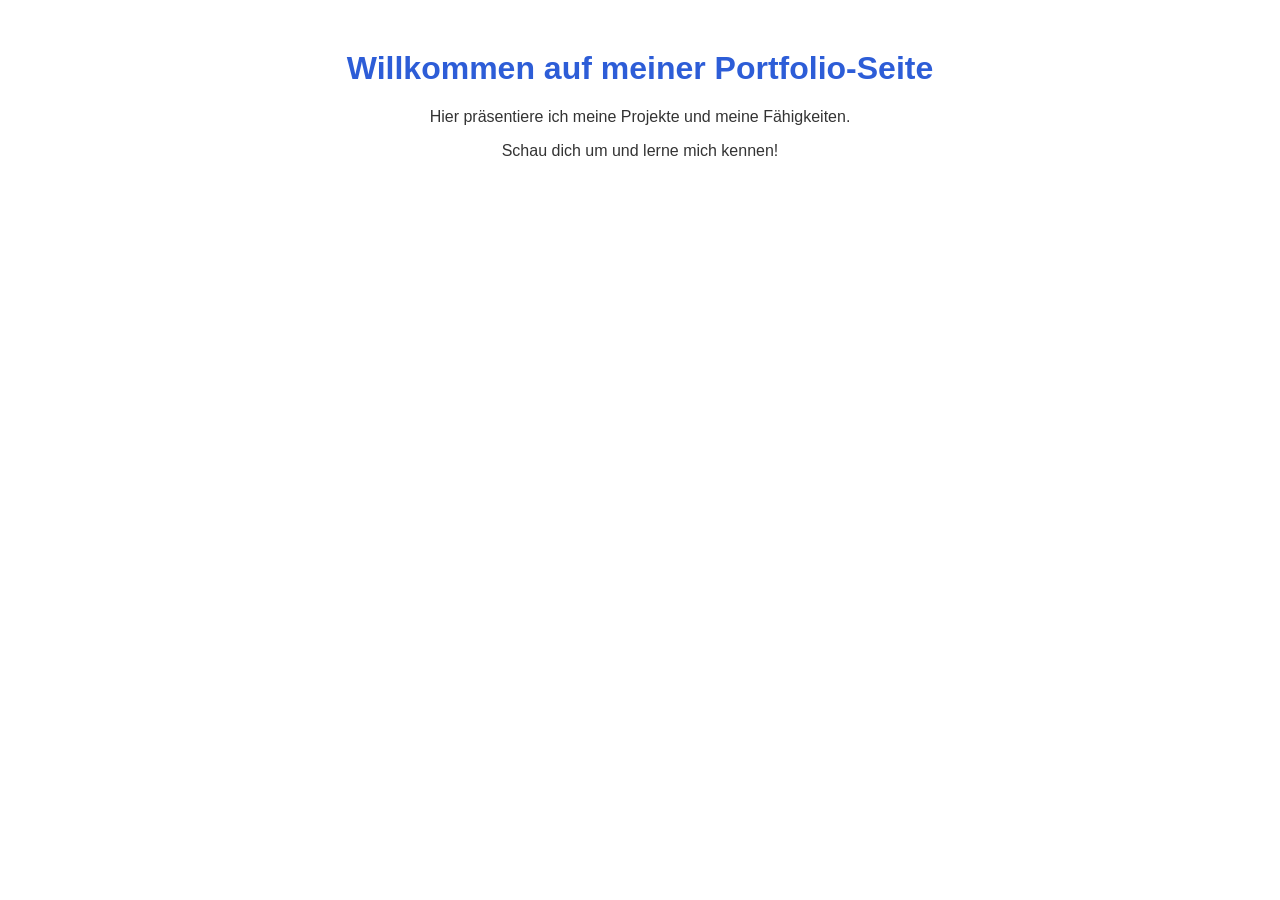
<file: index.html>
<!DOCTYPE html>
<html lang="de">
<head>
    <meta charset="UTF-8">
    <meta name="viewport" content="width=device-width, initial-scale=1.0">
    <title>Simone Heinrich - Portfolio</title>
    <style>
        body { font-family: Arial, sans-serif; text-align: center; margin: 50px; }
        h1 { color: #2d5dd7; }
        p { color: #333; }
    </style>
</head>
<body>
    <h1>Willkommen auf meiner Portfolio-Seite</h1>
    <p>Hier präsentiere ich meine Projekte und meine Fähigkeiten.</p>
    <p>Schau dich um und lerne mich kennen!</p>
</body>
</html>
</file>
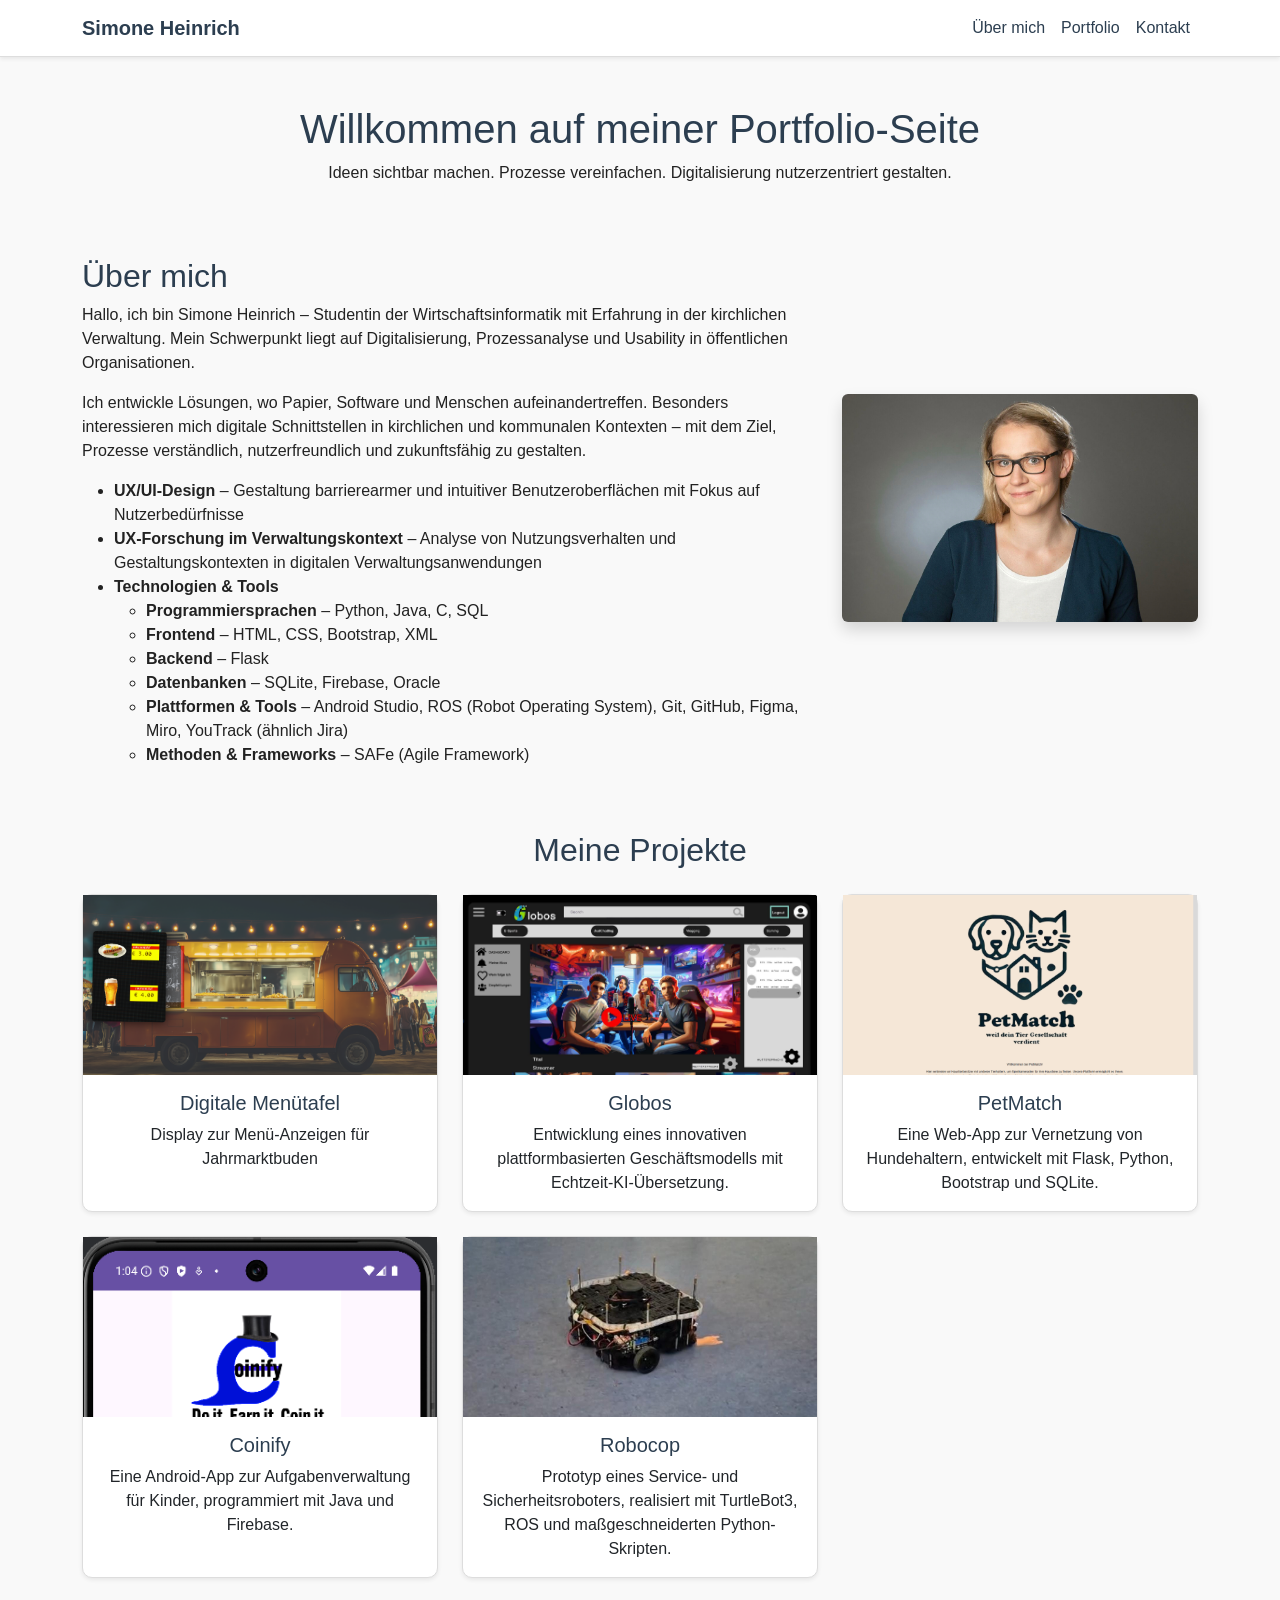
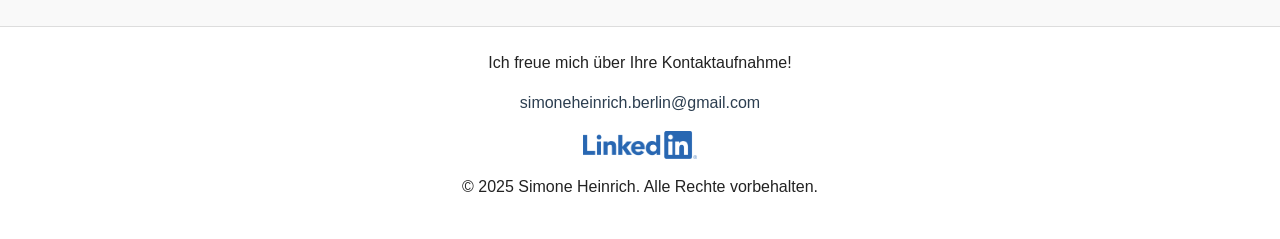
<file: docs/index.html>
<!DOCTYPE html>
<html lang="de">

<head>
    <meta charset="UTF-8">
    <meta name="viewport" content="width=device-width, initial-scale=1.0">
    <title>Simone Heinrich - Portfolio</title>
    <link rel="stylesheet" href="https://cdn.jsdelivr.net/npm/bootstrap@5.3.0/dist/css/bootstrap.min.css">
    <link rel="stylesheet" href="css/styles.css">
</head>

<body>
    <!-- Navigation mit Hamburger-Menü für Mobilgeräte -->
    <nav class="navbar navbar-expand-lg navbar-light bg-white shadow-sm">
        <div class="container">
            <a class="navbar-brand fw-bold" href="#">Simone Heinrich</a>
            <button class="navbar-toggler" type="button" data-bs-toggle="collapse" data-bs-target="#navbarNav">
                <span class="navbar-toggler-icon"></span>
            </button>
            <div class="collapse navbar-collapse" id="navbarNav">
                <ul class="navbar-nav ms-auto">
                    <li class="nav-item"><a class="nav-link" href="#about">Über mich</a></li>
                    <li class="nav-item"><a class="nav-link" href="#portfolio">Portfolio</a></li>
                    <li class="nav-item"><a class="nav-link" href="#footer">Kontakt</a></li>
                </ul>
            </div>
        </div>
    </nav>

    <!-- Einführung -->
    <div class="container text-center my-5">
        <h1>Willkommen auf meiner Portfolio-Seite</h1>
        <p>Ideen sichtbar machen. Prozesse vereinfachen. Digitalisierung nutzerzentriert gestalten.</p>
    </div>

    <!-- Über mich: Bild über dem Text auf Mobilgeräten, rechts daneben auf größeren Bildschirmen -->
    <div id="about" class="container my-5">
        <div class="row align-items-center">
            <!-- Bild: Auf großen Bildschirmen rechts, auf mobilen zuerst -->
            <div class="col-lg-4 order-lg-2 order-1 text-lg-end text-center mb-4 mb-lg-0">
                <img src="images/Bild1.JPG" class="img-fluid rounded shadow" alt="Portraitbild">
            </div>
            <!-- Text: Auf großen Bildschirmen links, auf mobilen darunter -->
            <div class="col-lg-8 order-lg-1 order-2">
                <h2 class="mt-4">Über mich</h2>
                <p>Hallo, ich bin Simone Heinrich – Studentin der Wirtschaftsinformatik mit Erfahrung in der kirchlichen Verwaltung. Mein Schwerpunkt liegt auf Digitalisierung, Prozessanalyse und Usability in öffentlichen Organisationen.</p>
                <p>Ich entwickle Lösungen, wo Papier, Software und Menschen aufeinandertreffen. Besonders interessieren mich digitale Schnittstellen in kirchlichen und kommunalen Kontexten – mit dem Ziel, Prozesse verständlich, nutzerfreundlich und zukunftsfähig zu gestalten.</p>
                <ul>
                   <li><strong>UX/UI-Design</strong> – Gestaltung barrierearmer und intuitiver Benutzeroberflächen mit Fokus auf Nutzerbedürfnisse</li>
                   <li><strong>UX-Forschung im Verwaltungskontext</strong> – Analyse von Nutzungsverhalten und Gestaltungskontexten in digitalen Verwaltungsanwendungen</li>
                   <li><strong>Technologien & Tools</strong></li>
                   <ul>
                       <li><strong>Programmiersprachen</strong> – Python, Java, C, SQL</li>
                       <li><strong>Frontend</strong> – HTML, CSS, Bootstrap, XML</li>
                       <li><strong>Backend</strong> – Flask</li>
                       <li><strong>Datenbanken</strong> – SQLite, Firebase, Oracle</li>
                       <li><strong>Plattformen & Tools</strong> – Android Studio, ROS (Robot Operating System), Git, GitHub, Figma, Miro, YouTrack (ähnlich Jira)</li>
                       <li><strong>Methoden & Frameworks</strong> – SAFe (Agile Framework)</li>
                    </ul>
            </div>
        </div>
    </div>

    <!-- Portfolio -->
    <div id="portfolio" class="container text-center my-5">
        <h2 class="mb-4">Meine Projekte</h2>

        <div class="row row-cols-1 row-cols-md-3 g-4">

            <!-- Digitale Menütafel-->
                    <div class="col">
                        <div class="card h-100 shadow-sm">
                            <img src="images/display_menuetafeln.png" alt="Projekt digitale Menütafeln" class="img-fluid w-100"
                                style="height: 180px; object-fit: cover; object-position: top;">
                            <div class="card-body">
                                <h5 class="card-title"><a href="documents/Display-Menuetafel.pdf" target="_blank">Digitale Menütafel</a></h5>
                                <p class="card-text">Display zur Menü-Anzeigen für Jahrmarktbuden</p>
                            </div>
                        </div>
                    </div>
            
            <!-- Globos -->
            <div class="col">
                <div class="card h-100 shadow-sm">
                    <img src="images/Globos.PNG" class="img-fluid w-100"
                        style="height: 180px; object-fit: cover; object-position: top" alt="Projekt Globos">
                    <div class="card-body">
                        <h5 class="card-title"><a href="documents/caseGlobos.pdf" target="_blank">Globos</a></h5>
                        <p class="card-text">Entwicklung eines innovativen plattformbasierten Geschäftsmodells mit
                            Echtzeit-KI-Übersetzung.</p>
                    </div>
                </div>
            </div>

            <!-- PetMatch -->
            <div class="col">
                <div class="card h-100 shadow-sm">
                    <img src="images/PetMatch.png" alt="Projekt PetMatch" class="img-fluid w-100"
                        style="height: 180px; object-fit: cover;">
                    <div class="card-body">
                        <h5 class="card-title"><a href="documents/PetMatch.pdf" target="_blank">PetMatch</a></h5>
                        <p class="card-text">Eine Web-App zur Vernetzung von Hundehaltern, entwickelt mit Flask, Python,
                            Bootstrap und SQLite.</p>
                    </div>
                </div>
            </div>

            <!-- Coinify -->
            <div class="col">
                <div class="card h-100 shadow-sm">
                    <img src="images/Coinify.png" alt="Projekt Coinify" class="img-fluid w-100"
                        style="height: 180px; object-fit: cover; object-position: top;">
                    <div class="card-body">
                        <h5 class="card-title"><a href="documents/Coinify_(2).pdf" target="_blank">Coinify</a></h5>
                        <p class="card-text">Eine Android-App zur Aufgabenverwaltung für Kinder, programmiert mit Java
                            und Firebase.</p>
                    </div>
                </div>
            </div>
        

            <!-- Robocop -->
                    <div class="col">
                        <div class="card h-100 shadow-sm">
                            <img src="images/Robocop.jpeg" alt="Projekt Robocop" class="img-fluid w-100"
                                style="height: 180px; object-fit: cover; object-position: top;">
                            <div class="card-body">
                                <h5 class="card-title"><a href="documents/Robocop.pdf" target="_blank">Robocop</a></h5>
                                <p class="card-text">Prototyp eines Service- und Sicherheitsroboters, realisiert mit TurtleBot3, ROS und maßgeschneiderten Python-Skripten.</p>
                            </div>
                        </div>
                    </div>
                </div>
            </div>

    <footer id="footer" class="text-center py-4">
  <p>Ich freue mich über Ihre Kontaktaufnahme!</p>

 <!-- E-Mail -->
  <p>
    <a href="mailto:simoneheinrich.berlin@gmail.com">
      simoneheinrich.berlin@gmail.com
    </a>
  </p>

   <!-- LinkedIn Logo -->
  <p>
    <a href="https://www.linkedin.com/in/simoneheinrich" 
       target="_blank" 
       rel="noopener noreferrer">
      <img src="images/LI-Logo.png" alt="LinkedIn Profil" style="height: 28px; width: auto; transition: transform 0.2s;">
    </a>
  </p>

  <p>© 2025 Simone Heinrich. Alle Rechte vorbehalten.</p>
</footer>

    <script src="https://cdn.jsdelivr.net/npm/bootstrap@5.3.0/dist/js/bootstrap.bundle.min.js"></script>
</body>

</html>
</file>
<file: docs/css/styles.css>
/* Dezentes, professionelles Farbschema */
:root {
    --primary-color: #2c3e50; /* Dunkles Blau-Grau */
    --secondary-color: #7f8c8d; /* Graublau */
    --accent-color: #1abc9c; /* Türkis als dezenter Akzent */
    --background-light: #f9f9f9; /* Sehr helles Grau für Hintergrund */
    --text-color: #222; /* Sehr dunkles Grau für Text */
}

body {
    margin-top: 0;
    background-color: var(--background-light);
    color: var(--text-color);
    font-family: Arial, sans-serif;
}

.navbar {
    background-color: white;
    border-bottom: 1px solid #ddd;
}

.navbar-brand {
    font-weight: bold;
    color: var(--primary-color) !important;
}

.navbar-nav .nav-link {
    color: var(--primary-color) !important;
}

.navbar-nav .nav-link:hover {
    color: var(--accent-color) !important;
}

h1, h2 {
    color: var(--primary-color);
}

a {
    color: var(--primary-color);
    text-decoration: none;
}

a:hover {
    color: var(--accent-color);
}

.btn-primary {
    background-color: var(--primary-color);
    border: none;
    color: white;
}

.btn-primary:hover {
    background-color: var(--secondary-color);
}

.card {
    background-color: white;
    border: 1px solid #ddd;
    border-radius: 10px;
    box-shadow: none;
    transition: transform 0.2s ease, box-shadow 0.2s ease;
}

.card:hover {
    transform: translateY(-6px);
    box-shadow: 0 8px 16px rgba(0, 0, 0, 0.1);
}


.card-title {
    color: var(--primary-color);
}

footer {
    background-color: white;
    color: var(--text-color);
    border-top: 1px solid #ddd;
    padding: 15px 0;
    text-align: center;
}

@media (max-width: 768px) {
    .about-section {
        flex-direction: column;
    }

    .about-section img {
        margin-bottom: 20px;
    }
}
</file>
